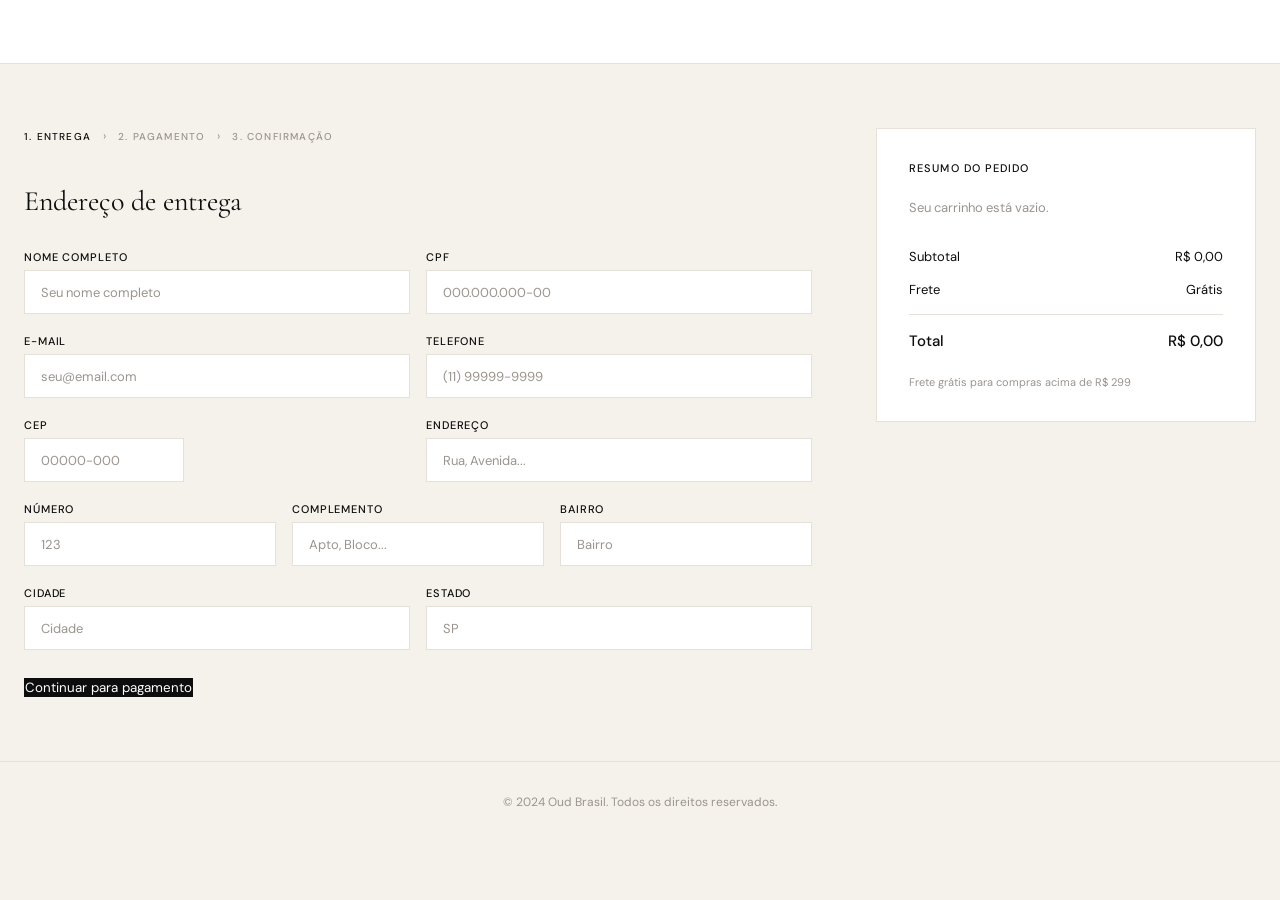
<file: checkout.html>
<!DOCTYPE html>
<html lang="pt-BR">

<head>
  <meta charset="UTF-8" />
  <meta name="viewport" content="width=device-width, initial-scale=1.0" />
  <title>Checkout — Oud Brasil</title>
  <meta name="description" content="Finalize sua compra na Oud Brasil." />
  <link rel="preconnect" href="https://fonts.googleapis.com" />
  <link rel="preconnect" href="https://fonts.gstatic.com" crossorigin />
  <link
    href="https://fonts.googleapis.com/css2?family=Cormorant+Garamond:wght@300;400&family=DM+Sans:wght@300;400;500&display=swap"
    rel="stylesheet" />
  <link rel="stylesheet" href="css/tokens.css">
  <link rel="stylesheet" href="css/base.css">
  <link rel="stylesheet" href="css/components.css">
  <link rel="stylesheet" href="css/sections.css">
  <link rel="stylesheet" href="css/pages/checkout.css">
</head>

<body>

  <!-- NAVBAR SIMPLIFICADA -->
  <nav class="checkout-navbar">
    <a href="index.html" class="nav-logo">Oud Brasil</a>
  </nav>

  <main class="checkout-page">
    <div class="checkout-layout">

      <!-- Coluna esquerda: formulário -->
      <div class="checkout-form-col">

        <!-- Etapas -->
        <div class="checkout-steps">
          <span class="checkout-step active">1. Entrega</span>
          <span class="checkout-step-divider">&rsaquo;</span>
          <span class="checkout-step">2. Pagamento</span>
          <span class="checkout-step-divider">&rsaquo;</span>
          <span class="checkout-step">3. Confirmação</span>
        </div>

        <!-- Etapa 1: Entrega -->
        <div class="checkout-etapa active" id="etapa-entrega">
          <h2 class="checkout-etapa-title">Endereço de entrega</h2>
          <div class="checkout-form">
            <div class="form-row">
              <div class="form-grupo">
                <label class="form-label">Nome completo</label>
                <input type="text" class="form-input" placeholder="Seu nome completo" />
              </div>
              <div class="form-grupo">
                <label class="form-label">CPF</label>
                <input type="text" class="form-input" placeholder="000.000.000-00" maxlength="14" />
              </div>
            </div>
            <div class="form-row">
              <div class="form-grupo">
                <label class="form-label">E-mail</label>
                <input type="email" class="form-input" placeholder="seu@email.com" />
              </div>
              <div class="form-grupo">
                <label class="form-label">Telefone</label>
                <input type="tel" class="form-input" placeholder="(11) 99999-9999" />
              </div>
            </div>
            <div class="form-row">
              <div class="form-grupo form-grupo-cep">
                <label class="form-label">CEP</label>
                <input type="text" class="form-input" id="checkout-cep" placeholder="00000-000" maxlength="9" />
              </div>
              <div class="form-grupo form-grupo-grow">
                <label class="form-label">Endereço</label>
                <input type="text" class="form-input" id="checkout-endereco" placeholder="Rua, Avenida..." />
              </div>
            </div>
            <div class="form-row">
              <div class="form-grupo">
                <label class="form-label">Número</label>
                <input type="text" class="form-input" placeholder="123" />
              </div>
              <div class="form-grupo">
                <label class="form-label">Complemento</label>
                <input type="text" class="form-input" placeholder="Apto, Bloco..." />
              </div>
              <div class="form-grupo">
                <label class="form-label">Bairro</label>
                <input type="text" class="form-input" id="checkout-bairro" placeholder="Bairro" />
              </div>
            </div>
            <div class="form-row">
              <div class="form-grupo form-grupo-grow">
                <label class="form-label">Cidade</label>
                <input type="text" class="form-input" id="checkout-cidade" placeholder="Cidade" />
              </div>
              <div class="form-grupo">
                <label class="form-label">Estado</label>
                <input type="text" class="form-input" id="checkout-estado" placeholder="SP" maxlength="2" />
              </div>
            </div>
            <button class="btn-primary checkout-avancar" id="btn-avancar-pagamento">Continuar para pagamento</button>
          </div>
        </div>

        <!-- Etapa 2: Pagamento -->
        <div class="checkout-etapa" id="etapa-pagamento">
          <h2 class="checkout-etapa-title">Forma de pagamento</h2>
          <div class="pagamento-opcoes">
            <label class="pagamento-opcao">
              <input type="radio" name="pagamento" value="cartao" checked />
              <span class="pagamento-opcao-label">Cartão de crédito</span>
            </label>
            <label class="pagamento-opcao">
              <input type="radio" name="pagamento" value="pix" />
              <span class="pagamento-opcao-label">PIX — 5% de desconto</span>
            </label>
            <label class="pagamento-opcao">
              <input type="radio" name="pagamento" value="boleto" />
              <span class="pagamento-opcao-label">Boleto bancário</span>
            </label>
          </div>
          <div class="cartao-form" id="cartao-form">
            <div class="form-grupo">
              <label class="form-label">Número do cartão</label>
              <input type="text" class="form-input" placeholder="0000 0000 0000 0000" maxlength="19" />
            </div>
            <div class="form-grupo">
              <label class="form-label">Nome no cartão</label>
              <input type="text" class="form-input" placeholder="Como está no cartão" />
            </div>
            <div class="form-row">
              <div class="form-grupo">
                <label class="form-label">Validade</label>
                <input type="text" class="form-input" placeholder="MM/AA" maxlength="5" />
              </div>
              <div class="form-grupo">
                <label class="form-label">CVV</label>
                <input type="text" class="form-input" placeholder="000" maxlength="3" />
              </div>
              <div class="form-grupo">
                <label class="form-label">Parcelas</label>
                <select class="form-input">
                  <option>1x sem juros</option>
                  <option>2x sem juros</option>
                  <option>3x sem juros</option>
                  <option>6x sem juros</option>
                  <option>12x com juros</option>
                </select>
              </div>
            </div>
          </div>
          <div class="checkout-nav-btns">
            <button class="btn-secondary" id="btn-voltar-entrega">&larr; Voltar</button>
            <button class="btn-primary" id="btn-finalizar">Finalizar pedido</button>
          </div>
        </div>

        <!-- Etapa 3: Confirmação -->
        <div class="checkout-etapa" id="etapa-confirmacao">
          <div class="confirmacao-inner">
            <div class="confirmacao-icone">&#10003;</div>
            <h2 class="confirmacao-titulo">Pedido confirmado</h2>
            <p class="confirmacao-numero">Pedido #OB-2024-<span id="confirmacao-numero">003</span></p>
            <p class="confirmacao-texto">Você receberá um e-mail com os detalhes e o código de rastreamento assim que o pedido for despachado.</p>
            <a href="index.html" class="btn-primary" style="display:inline-block; margin-top: 32px;">Continuar comprando</a>
          </div>
        </div>

      </div>

      <!-- Coluna direita: resumo do pedido -->
      <div class="checkout-resumo-col">
        <div class="checkout-resumo">
          <h3 class="checkout-resumo-title">Resumo do pedido</h3>
          <div class="checkout-resumo-itens" id="checkout-itens"></div>
          <div class="checkout-resumo-linha">
            <span>Subtotal</span>
            <span id="checkout-subtotal">R$ 0,00</span>
          </div>
          <div class="checkout-resumo-linha">
            <span>Frete</span>
            <span id="checkout-frete">Grátis</span>
          </div>
          <div class="checkout-resumo-linha checkout-resumo-total">
            <span>Total</span>
            <span id="checkout-total">R$ 0,00</span>
          </div>
          <p class="checkout-resumo-frete-info">Frete grátis para compras acima de R$ 299</p>
        </div>
      </div>

    </div>
  </main>

  <!-- Footer simplificado -->
  <footer class="checkout-footer">
    <p>&copy; 2024 Oud Brasil. Todos os direitos reservados.</p>
  </footer>

  <script src="js/cart.js"></script>
  <script src="js/favorites.js"></script>
  <script src="js/checkout.js"></script>

</body>

</html>
</file>
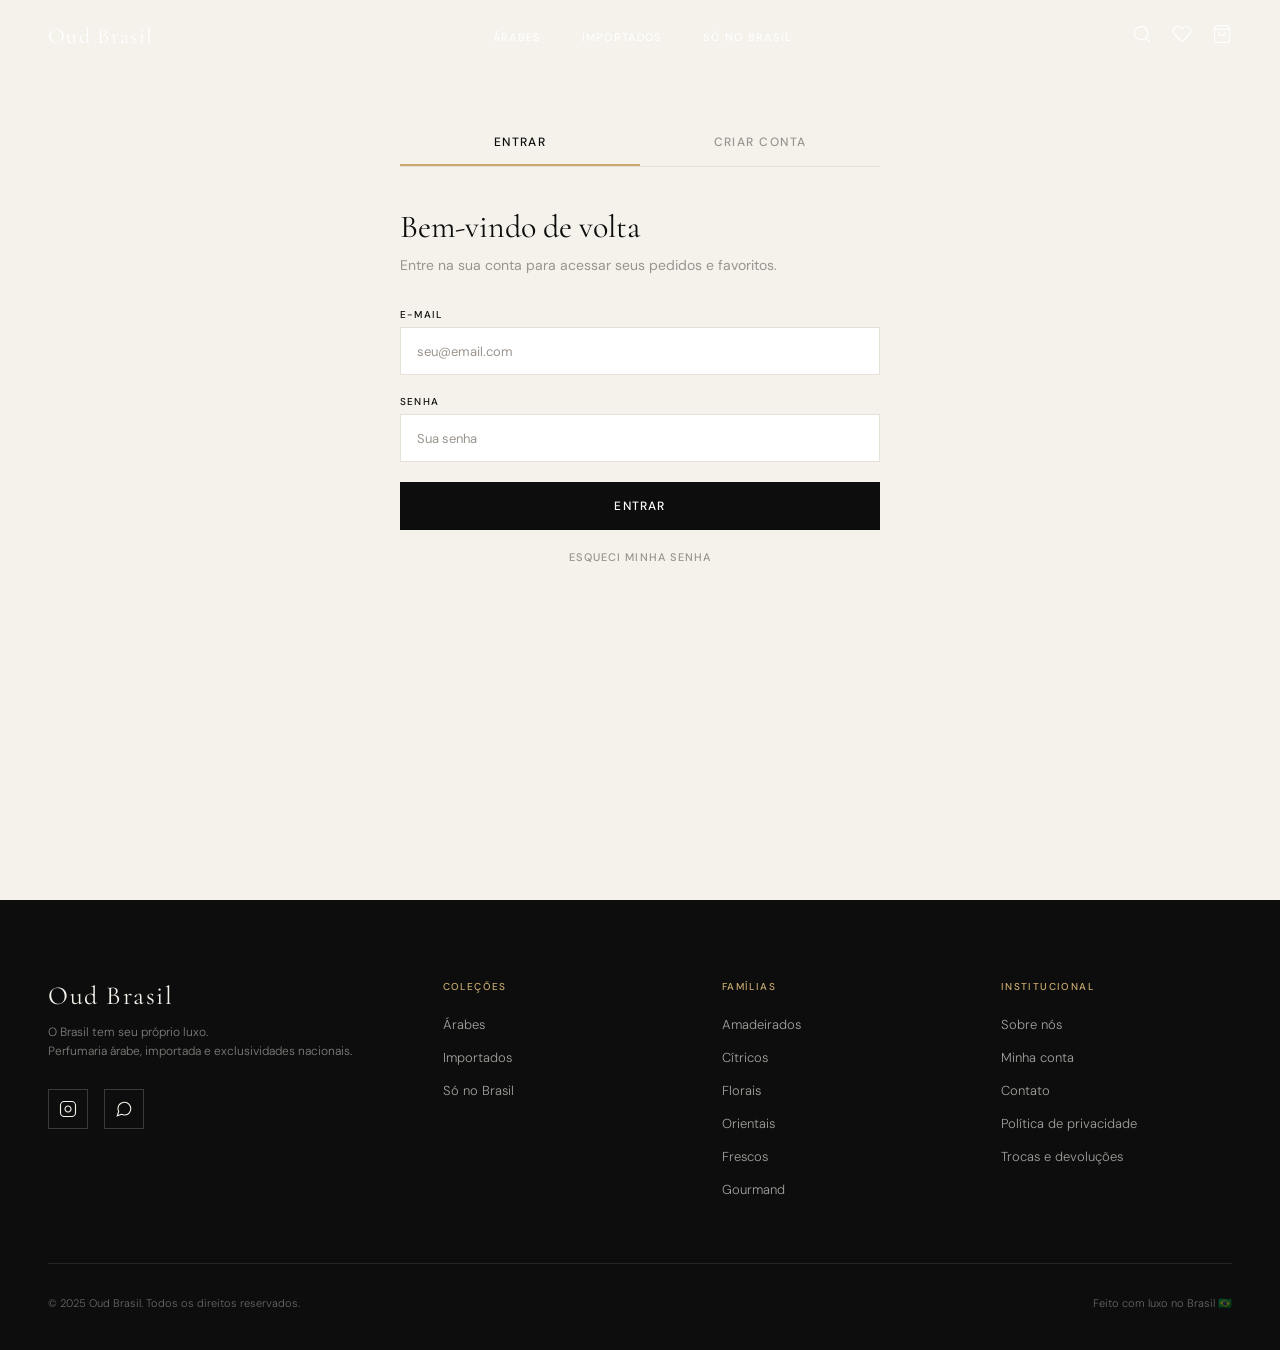
<file: conta.html>
<!DOCTYPE html>
<html lang="pt-BR">

<head>
  <meta charset="UTF-8" />
  <meta name="viewport" content="width=device-width, initial-scale=1.0" />
  <title>Minha Conta — Oud Brasil</title>
  <meta name="description"
    content="Entre na sua conta ou crie uma nova para acessar seus pedidos e favoritos no Oud Brasil." />
  <link rel="preconnect" href="https://fonts.googleapis.com" />
  <link rel="preconnect" href="https://fonts.gstatic.com" crossorigin />
  <link
    href="https://fonts.googleapis.com/css2?family=Cormorant+Garamond:wght@300;400&family=DM+Sans:wght@300;400;500&display=swap"
    rel="stylesheet" />
  <link rel="stylesheet" href="css/tokens.css">
  <link rel="stylesheet" href="css/base.css">
  <link rel="stylesheet" href="css/components.css">
  <link rel="stylesheet" href="css/sections.css">
  <link rel="stylesheet" href="css/pages/conta.css">
</head>

<body>

  <!-- SEÇÃO: NAVBAR -->
  <nav id="navbar" role="navigation" aria-label="Navegação principal">
    <div class="nav-inner">
      <a href="index.html" class="nav-logo" aria-label="Oud Brasil - Página inicial">Oud Brasil</a>
      <ul class="nav-links" id="navLinks">
        <li><a href="arabes.html">Árabes</a></li>
        <li><a href="importados.html">Importados</a></li>
        <li><a href="sonobrasil.html">Só no Brasil</a></li>
      </ul>
      <div class="nav-icons">
        <button aria-label="Buscar" id="search-icon">
          <svg width="20" height="20" viewBox="0 0 24 24" fill="none" stroke="currentColor" stroke-width="1.5"
            stroke-linecap="round" stroke-linejoin="round">
            <circle cx="11" cy="11" r="8" />
            <line x1="21" y1="21" x2="16.65" y2="16.65" />
          </svg>
        </button>
        <button aria-label="Favoritos" id="favorites-icon">
          <span class="icon-wrap">
            <svg width="20" height="20" viewBox="0 0 24 24" fill="none" stroke="currentColor" stroke-width="1.5"
              stroke-linecap="round" stroke-linejoin="round">
              <path
                d="M20.84 4.61a5.5 5.5 0 0 0-7.78 0L12 5.67l-1.06-1.06a5.5 5.5 0 0 0-7.78 7.78l1.06 1.06L12 21.23l7.78-7.78 1.06-1.06a5.5 5.5 0 0 0 0-7.78z" />
            </svg>
            <span class="favorites-badge" id="favorites-badge">0</span>
          </span>
        </button>
        <button aria-label="Carrinho" id="cart-icon">
          <span class="icon-wrap">
            <svg width="20" height="20" viewBox="0 0 24 24" fill="none" stroke="currentColor" stroke-width="1.5"
              stroke-linecap="round" stroke-linejoin="round">
              <path d="M6 2L3 6v14a2 2 0 0 0 2 2h14a2 2 0 0 0 2-2V6l-3-4z" />
              <line x1="3" y1="6" x2="21" y2="6" />
              <path d="M16 10a4 4 0 0 1-8 0" />
            </svg>
            <span class="cart-badge" id="cart-badge">0</span>
          </span>
        </button>
        <button class="nav-hamburger" id="hamburger" aria-label="Menu" aria-expanded="false">
          <span></span><span></span><span></span>
        </button>
      </div>
    </div>
  </nav>

  <!-- SEÇÃO: CONTA (LOGIN / CADASTRO) -->
  <section class="conta-page">
    <div class="container">
      <div class="conta-inner">

        <!-- Tabs login/cadastro -->
        <div class="conta-tabs">
          <button class="conta-tab active" data-tab="login">Entrar</button>
          <button class="conta-tab" data-tab="cadastro">Criar conta</button>
        </div>

        <!-- Login -->
        <div class="conta-form-wrap active" id="form-login">
          <h1 class="conta-title">Bem-vindo de volta</h1>
          <p class="conta-subtitle">Entre na sua conta para acessar seus pedidos e favoritos.</p>
          <div class="conta-form">
            <div class="form-grupo">
              <label class="form-label">E-mail</label>
              <input type="email" class="form-input" placeholder="seu@email.com" />
            </div>
            <div class="form-grupo">
              <label class="form-label">Senha</label>
              <input type="password" class="form-input" placeholder="Sua senha" />
            </div>
            <button class="btn-primary conta-submit">Entrar</button>
            <button class="conta-esqueci">Esqueci minha senha</button>
          </div>
        </div>

        <!-- Cadastro -->
        <div class="conta-form-wrap" id="form-cadastro">
          <h1 class="conta-title">Criar conta</h1>
          <p class="conta-subtitle">Junte-se ao Clube Oud Brasil e ganhe 10% off na primeira compra.</p>
          <div class="conta-form">
            <div class="form-grupo">
              <label class="form-label">Nome completo</label>
              <input type="text" class="form-input" placeholder="Seu nome" />
            </div>
            <div class="form-grupo">
              <label class="form-label">E-mail</label>
              <input type="email" class="form-input" placeholder="seu@email.com" />
            </div>
            <div class="form-grupo">
              <label class="form-label">Senha</label>
              <input type="password" class="form-input" placeholder="Mínimo 8 caracteres" />
            </div>
            <div class="form-grupo">
              <label class="form-label">CEP</label>
              <input type="text" class="form-input" placeholder="00000-000" maxlength="9" />
            </div>
            <button class="btn-primary conta-submit">Criar conta</button>
          </div>
        </div>

      </div>
    </div>
  </section>

  <!-- SEÇÃO: FOOTER -->
  <footer id="footer" aria-label="Rodapé">
    <div class="container">
      <div class="footer-top">

        <div>
          <div class="footer-brand-logo">Oud Brasil</div>
          <p class="footer-tagline">O Brasil tem seu próprio luxo.<br />Perfumaria árabe, importada e exclusividades
            nacionais.</p>
          <div class="footer-social">
            <a href="#" aria-label="Instagram">
              <svg viewBox="0 0 24 24">
                <rect x="2" y="2" width="20" height="20" rx="5" ry="5" />
                <path d="M16 11.37A4 4 0 1 1 12.63 8 4 4 0 0 1 16 11.37z" />
                <line x1="17.5" y1="6.5" x2="17.51" y2="6.5" />
              </svg>
            </a>
            <a href="#" aria-label="WhatsApp">
              <svg viewBox="0 0 24 24">
                <path
                  d="M21 11.5a8.38 8.38 0 0 1-.9 3.8 8.5 8.5 0 0 1-7.6 4.7 8.38 8.38 0 0 1-3.8-.9L3 21l1.9-5.7a8.38 8.38 0 0 1-.9-3.8 8.5 8.5 0 0 1 4.7-7.6 8.38 8.38 0 0 1 3.8-.9h.5a8.48 8.48 0 0 1 8 8v.5z" />
              </svg>
            </a>
          </div>
        </div>

        <div class="footer-col">
          <p class="footer-col-title">Coleções</p>
          <ul>
            <li><a href="arabes.html">Árabes</a></li>
            <li><a href="importados.html">Importados</a></li>
            <li><a href="sonobrasil.html">Só no Brasil</a></li>
          </ul>
        </div>

        <div class="footer-col">
          <p class="footer-col-title">Famílias</p>
          <ul>
            <li><a href="#">Amadeirados</a></li>
            <li><a href="#">Cítricos</a></li>
            <li><a href="#">Florais</a></li>
            <li><a href="#">Orientais</a></li>
            <li><a href="#">Frescos</a></li>
            <li><a href="#">Gourmand</a></li>
          </ul>
        </div>

        <div class="footer-col">
          <p class="footer-col-title">Institucional</p>
          <ul>
            <li><a href="sobre.html">Sobre nós</a></li>
            <li><a href="conta.html">Minha conta</a></li>
            <li><a href="#">Contato</a></li>
            <li><a href="#">Política de privacidade</a></li>
            <li><a href="#">Trocas e devoluções</a></li>
          </ul>
        </div>

      </div>

      <div class="footer-bottom">
        <span class="footer-copy">© 2025 Oud Brasil. Todos os direitos reservados.</span>
        <span class="footer-copy">Feito com luxo no Brasil 🇧🇷</span>
      </div>
    </div>
  </footer>

  <!-- Cart Drawer -->
  <div id="cart-drawer" class="cart-drawer" aria-hidden="true">
    <div class="cart-drawer-header">
      <span class="cart-drawer-title">Sua Sacola</span>
      <button class="cart-drawer-close" id="cart-close" aria-label="Fechar carrinho">&times;</button>
    </div>
    <div class="cart-drawer-items" id="cart-items-list"></div>
    <div class="cart-drawer-footer">
      <div class="cart-subtotal">
        <span>Subtotal</span>
        <span id="cart-subtotal-value">R$ 0,00</span>
      </div>
      <p class="cart-shipping-notice">Frete grátis acima de R$ 299</p>
      <button class="btn btn-primary cart-checkout-btn">Finalizar compra</button>
    </div>
  </div>
  <div id="cart-backdrop" class="cart-backdrop"></div>

  <!-- Favorites Drawer -->
  <div id="favorites-drawer" class="favorites-drawer" aria-hidden="true">
    <div class="favorites-drawer-header">
      <span class="favorites-drawer-title">Lista de Desejos</span>
      <button class="favorites-drawer-close" id="favorites-close" aria-label="Fechar favoritos">&times;</button>
    </div>
    <div class="favorites-drawer-items" id="favorites-items-list"></div>
  </div>
  <div id="favorites-backdrop" class="favorites-backdrop"></div>

  <!-- Search Overlay -->
  <div id="search-overlay" class="search-overlay" aria-hidden="true">
    <button class="search-overlay-close" id="search-close" aria-label="Fechar busca">&times;</button>
    <div class="search-overlay-inner">
      <input type="text" id="search-input" class="search-input" placeholder="O que você procura?" autocomplete="off" />
      <ul class="search-suggestions" id="search-suggestions"></ul>
    </div>
  </div>

  <script src="js/ui.js"></script>
  <script src="js/cart.js"></script>
  <script src="js/favorites.js"></script>
  <script src="js/search.js"></script>
  <script src="js/conta.js"></script>
</body>

</html>
</file>
<file: css/tokens.css>
/* ===================== DESIGN TOKENS ===================== */
:root {
  --clr-dark: #0D0D0D;
  --clr-bg: #F5F1EB;
  --clr-white: #FFFFFF;
  --clr-gold: #C8A96E;
  --clr-moss: #4A6741;
  --clr-indigo: #2C4A6E;
  --clr-border: #E5E0D8;
  --clr-muted: #9A948E;
  --max-w: 1280px;
  --gap: 32px;
}
</file>
<file: css/base.css>
/* ===================== RESET & BASE ===================== */
*, *::before, *::after { box-sizing: border-box; margin: 0; padding: 0; }
html { scroll-behavior: smooth; }
body {
  font-family: 'DM Sans', sans-serif;
  font-weight: 400;
  background: #F5F1EB;
  color: #0D0D0D;
  -webkit-font-smoothing: antialiased;
}
img { display: block; width: 100%; height: 100%; object-fit: cover; }
a { text-decoration: none; color: inherit; }
ul { list-style: none; }
button { cursor: pointer; font-family: 'DM Sans', sans-serif; border: none; background: none; }

/* ===================== TYPOGRAPHY ===================== */
.t-editorial { font-family: 'Cormorant Garamond', serif; font-weight: 300; }
.t-h1 { font-size: clamp(42px, 6vw, 72px); line-height: 1.1; }
.t-h2 { font-family: 'Cormorant Garamond', serif; font-weight: 400; font-size: clamp(30px, 4vw, 44px); line-height: 1.15; }
.t-h3 { font-family: 'Cormorant Garamond', serif; font-weight: 400; font-size: clamp(20px, 2.5vw, 28px); line-height: 1.2; }
.t-ui { font-size: 11px; font-weight: 500; text-transform: uppercase; letter-spacing: 0.10em; }
.t-caption { font-size: 12px; font-weight: 300; color: var(--clr-muted); }

/* ===================== LAYOUT ===================== */
.container { width: 100%; max-width: var(--max-w); margin: 0 auto; padding: 0 48px; }
@media (max-width: 767px) { .container { padding: 0 20px; } }

/* ===================== SECTION HEADER ===================== */
.section-header { text-align: center; margin-bottom: 56px; }
.section-eyebrow { font-size: 11px; font-weight: 500; text-transform: uppercase; letter-spacing: 0.14em; color: var(--clr-gold); margin-bottom: 12px; }
.section-desc { font-size: 15px; font-weight: 300; color: var(--clr-muted); max-width: 480px; margin: 16px auto 0; line-height: 1.7; }

/* ===================== DIVIDER ===================== */
.section-divider { height: 1px; background: var(--clr-border); }

/* ===================== SCROLL REVEAL ===================== */
.reveal { opacity: 0; transform: translateY(24px); transition: opacity 0.7s ease, transform 0.7s ease; }
.reveal.visible { opacity: 1; transform: translateY(0); }
</file>
<file: css/components.css>
/* ===================== BUTTONS ===================== */
.btn { display: inline-block; font-family: 'DM Sans', sans-serif; font-size: 11px; font-weight: 500; text-transform: uppercase; letter-spacing: 0.10em; padding: 14px 32px; border-radius: 0; transition: all 0.3s ease; cursor: pointer; }
.btn-primary { background: var(--clr-dark); color: var(--clr-white); border: 1px solid var(--clr-dark); }
.btn-primary:hover { background: #2C2C2C; }
.btn-ghost { background: transparent; color: var(--clr-dark); border: 1px solid var(--clr-dark); }
.btn-ghost:hover { background: var(--clr-dark); color: var(--clr-white); }
.btn-ghost-light { background: transparent; color: var(--clr-white); border: 1px solid var(--clr-white); }
.btn-ghost-light:hover { background: var(--clr-white); color: var(--clr-dark); }

/* ===================== NAVBAR ===================== */
#navbar {
  position: fixed; top: 0; left: 0; right: 0; z-index: 1000;
  height: 72px;
  display: flex; align-items: center;
  background: transparent;
  transition: background 0.3s ease, border-color 0.3s ease;
  border-bottom: 1px solid transparent;
}
#navbar.scrolled {
  background: var(--clr-bg);
  border-bottom-color: var(--clr-border);
}
.nav-inner {
  display: flex; align-items: center; justify-content: space-between;
  width: 100%; max-width: var(--max-w); margin: 0 auto; padding: 0 48px;
}
.nav-logo { font-family: 'Cormorant Garamond', serif; font-size: 22px; font-weight: 400; letter-spacing: 0.06em; color: var(--clr-white); transition: color 0.3s; }
#navbar.scrolled .nav-logo { color: var(--clr-dark); }
.nav-links { display: flex; gap: 40px; }
.nav-links a { font-size: 11px; font-weight: 500; text-transform: uppercase; letter-spacing: 0.12em; color: var(--clr-white); transition: color 0.3s; position: relative; padding-bottom: 4px; }
.nav-links a::after { content: ''; position: absolute; bottom: 0; left: 0; width: 0; height: 1px; background: var(--clr-gold); transition: width 0.3s ease; }
.nav-links a:hover::after { width: 100%; }
#navbar.scrolled .nav-links a { color: var(--clr-dark); }
.nav-icons { display: flex; gap: 20px; align-items: center; }
.nav-icons button { color: var(--clr-white); transition: color 0.3s; background: none; border: none; }
#navbar.scrolled .nav-icons button { color: var(--clr-dark); }
.nav-icons button:hover { color: var(--clr-gold); }
.nav-hamburger { display: none; flex-direction: column; gap: 5px; background: none; border: none; cursor: pointer; }
.nav-hamburger span { display: block; width: 24px; height: 1px; background: var(--clr-white); transition: background 0.3s; }
#navbar.scrolled .nav-hamburger span { background: var(--clr-dark); }
@media (max-width: 767px) {
  .nav-links { display: none; flex-direction: column; position: absolute; top: 72px; left: 0; right: 0; background: var(--clr-bg); padding: 24px 20px; gap: 20px; border-bottom: 1px solid var(--clr-border); }
  .nav-links.open { display: flex; }
  .nav-links a { color: var(--clr-dark); font-size: 13px; }
  .nav-hamburger { display: flex; }
  .nav-icons button { color: var(--clr-white); }
  #navbar.scrolled .nav-icons button { color: var(--clr-dark); }
}
@media (max-width: 1023px) {
  .nav-inner { padding: 0 24px; }
}

/* ===================== PRODUCT CARD ===================== */
.product-card { background: var(--clr-white); cursor: pointer; }
.product-card-img {
  position: relative; overflow: hidden;
  aspect-ratio: 3/4; background: #F8F6F2;
}
.product-card-img img { transition: transform 0.4s ease; }
.product-card:hover .product-card-img img { transform: scale(1.03); }
.product-badge {
  position: absolute; top: 16px; left: 16px;
  font-size: 10px; font-weight: 500; text-transform: uppercase; letter-spacing: 0.10em;
}
.badge-gold { color: var(--clr-gold); }
.badge-moss { color: var(--clr-moss); }
.badge-dark { color: var(--clr-dark); }
.product-card-img-wrap { position: relative; overflow: hidden; }
.product-card-info { padding: 20px 4px; }
.product-category { font-size: 10px; font-weight: 500; text-transform: uppercase; letter-spacing: 0.10em; color: var(--clr-muted); margin-bottom: 8px; }
.product-name { font-family: 'Cormorant Garamond', serif; font-weight: 400; font-size: 18px; color: var(--clr-dark); margin-bottom: 6px; line-height: 1.25; }
.product-price { font-size: 14px; font-weight: 400; color: var(--clr-dark); margin-bottom: 16px; }
.product-price span { font-weight: 300; font-size: 12px; color: var(--clr-muted); margin-right: 4px; }

/* ===================== STICKY CART INDICATOR ===================== */
.cart-badge {
  position: absolute; top: -6px; right: -8px;
  width: 16px; height: 16px; background: var(--clr-gold);
  border-radius: 50%; font-size: 9px; font-weight: 500;
  display: flex; align-items: center; justify-content: center;
  color: var(--clr-dark);
}
.icon-wrap { position: relative; display: inline-flex; }

/* ===================== ADD TO CART BUTTON ===================== */
.btn-add-cart {
  display: block; width: 100%; margin-top: 8px;
  font-size: 10px; padding: 10px 20px;
}

/* ===================== CART DRAWER ===================== */
.cart-backdrop {
  position: fixed; inset: 0; z-index: 1998;
  background: rgba(0, 0, 0, 0.45);
  opacity: 0; visibility: hidden;
  transition: opacity 0.3s ease, visibility 0.3s ease;
}
.cart-backdrop.active { opacity: 1; visibility: visible; }

.cart-drawer {
  position: fixed; top: 0; right: 0; z-index: 1999;
  width: 400px; max-width: 100%; height: 100vh;
  background: var(--clr-white);
  display: flex; flex-direction: column;
  transform: translateX(100%);
  transition: transform 0.35s ease;
}
.cart-drawer.open { transform: translateX(0); }

.cart-drawer-header {
  display: flex; align-items: center; justify-content: space-between;
  padding: 24px 32px;
  border-bottom: 1px solid var(--clr-border);
}
.cart-drawer-title {
  font-family: 'Cormorant Garamond', serif;
  font-weight: 400; font-size: 24px;
  color: var(--clr-dark);
}
.cart-drawer-close {
  background: none; border: none; cursor: pointer;
  font-size: 28px; line-height: 1;
  color: var(--clr-dark);
  transition: color 0.3s;
}
.cart-drawer-close:hover { color: var(--clr-muted); }

.cart-drawer-items {
  flex: 1; overflow-y: auto;
  padding: 24px 32px;
}

.cart-empty {
  text-align: center; padding: 48px 0;
  font-size: 14px; font-weight: 300;
  color: var(--clr-muted);
}

.cart-item {
  display: flex; gap: 16px;
  padding: 16px 0;
  border-bottom: 1px solid var(--clr-border);
}
.cart-item:last-child { border-bottom: none; }

.cart-item-img {
  width: 72px; height: 96px;
  background: #F8F6F2; flex-shrink: 0;
  overflow: hidden;
}
.cart-item-img img {
  width: 100%; height: 100%; object-fit: cover;
}

.cart-item-details { flex: 1; display: flex; flex-direction: column; gap: 4px; }

.cart-item-name {
  font-family: 'Cormorant Garamond', serif;
  font-weight: 400; font-size: 16px;
  color: var(--clr-dark); line-height: 1.25;
}
.cart-item-price {
  font-size: 14px; font-weight: 400;
  color: var(--clr-dark);
}

.cart-item-actions {
  display: flex; align-items: center; justify-content: space-between;
  margin-top: auto; padding-top: 8px;
}

.cart-qty {
  display: flex; align-items: center; gap: 0;
  border: 1px solid var(--clr-border);
}
.cart-qty button {
  width: 32px; height: 32px;
  display: flex; align-items: center; justify-content: center;
  background: none; border: none; cursor: pointer;
  font-size: 16px; color: var(--clr-dark);
  transition: background 0.2s;
}
.cart-qty button:hover { background: var(--clr-border); }
.cart-qty span {
  width: 32px; height: 32px;
  display: flex; align-items: center; justify-content: center;
  font-size: 13px; font-weight: 500;
  border-left: 1px solid var(--clr-border);
  border-right: 1px solid var(--clr-border);
}

.cart-item-remove {
  background: none; border: none; cursor: pointer;
  font-size: 11px; font-weight: 500;
  text-transform: uppercase; letter-spacing: 0.08em;
  color: var(--clr-muted);
  transition: color 0.3s;
}
.cart-item-remove:hover { color: var(--clr-dark); }

.cart-drawer-footer {
  padding: 24px 32px;
  border-top: 1px solid var(--clr-border);
}
.cart-subtotal {
  display: flex; justify-content: space-between; align-items: center;
  margin-bottom: 8px;
}
.cart-subtotal span:first-child {
  font-size: 11px; font-weight: 500;
  text-transform: uppercase; letter-spacing: 0.10em;
  color: var(--clr-dark);
}
.cart-subtotal span:last-child {
  font-size: 18px; font-weight: 400;
  color: var(--clr-dark);
}
.cart-shipping-notice {
  font-size: 12px; font-weight: 300;
  color: var(--clr-gold);
  margin-bottom: 16px;
}
.cart-checkout-btn {
  display: block; width: 100;
  text-align: center;
  width: 100%;
}

@media (max-width: 767px) {
  .cart-drawer { max-width: 90vw; }
  .cart-drawer-header, .cart-drawer-items, .cart-drawer-footer { padding-left: 20px; padding-right: 20px; }
}

/* ===================== FAVORITE BUTTON ON CARD ===================== */
.btn-favorite {
  position: absolute; top: 16px; right: 16px;
  width: 36px; height: 36px;
  display: flex; align-items: center; justify-content: center;
  background: var(--clr-white); border: none; cursor: pointer;
  opacity: 0; transition: opacity 0.3s ease;
  z-index: 2;
}
.btn-favorite svg { stroke: var(--clr-dark); fill: none; transition: fill 0.3s, stroke 0.3s; }
.btn-favorite.active svg { fill: var(--clr-gold); stroke: var(--clr-gold); }
.product-card:hover .btn-favorite { opacity: 1; }
.btn-favorite.active { opacity: 1; }

/* ===================== FAVORITES BADGE ===================== */
.favorites-badge {
  position: absolute; top: -6px; right: -8px;
  width: 16px; height: 16px; background: var(--clr-gold);
  border-radius: 50%; font-size: 9px; font-weight: 500;
  display: flex; align-items: center; justify-content: center;
  color: var(--clr-dark);
}

/* ===================== FAVORITES DRAWER ===================== */
.favorites-backdrop {
  position: fixed; inset: 0; z-index: 1998;
  background: rgba(0, 0, 0, 0.45);
  opacity: 0; visibility: hidden;
  transition: opacity 0.3s ease, visibility 0.3s ease;
}
.favorites-backdrop.active { opacity: 1; visibility: visible; }

.favorites-drawer {
  position: fixed; top: 0; right: 0; z-index: 1999;
  width: 400px; max-width: 100%; height: 100vh;
  background: var(--clr-white);
  display: flex; flex-direction: column;
  transform: translateX(100%);
  transition: transform 0.35s ease;
}
.favorites-drawer.open { transform: translateX(0); }

.favorites-drawer-header {
  display: flex; align-items: center; justify-content: space-between;
  padding: 24px 32px;
  border-bottom: 1px solid var(--clr-border);
}
.favorites-drawer-title {
  font-family: 'Cormorant Garamond', serif;
  font-weight: 400; font-size: 24px;
  color: var(--clr-dark);
}
.favorites-drawer-close {
  background: none; border: none; cursor: pointer;
  font-size: 28px; line-height: 1;
  color: var(--clr-dark);
  transition: color 0.3s;
}
.favorites-drawer-close:hover { color: var(--clr-muted); }

.favorites-drawer-items {
  flex: 1; overflow-y: auto;
  padding: 24px 32px;
}

.favorites-empty {
  text-align: center; padding: 48px 0;
  font-size: 14px; font-weight: 300;
  color: var(--clr-muted);
}

.favorites-item {
  display: flex; gap: 16px;
  padding: 16px 0;
  border-bottom: 1px solid var(--clr-border);
}
.favorites-item:last-child { border-bottom: none; }

.favorites-item-img {
  width: 80px; height: 80px;
  background: #F8F6F2; flex-shrink: 0;
  overflow: hidden;
}
.favorites-item-img img {
  width: 100%; height: 100%; object-fit: cover;
}

.favorites-item-details { flex: 1; display: flex; flex-direction: column; gap: 4px; }

.favorites-item-name {
  font-family: 'Cormorant Garamond', serif;
  font-weight: 400; font-size: 16px;
  color: var(--clr-dark); line-height: 1.25;
}
.favorites-item-price {
  font-size: 14px; font-weight: 400;
  color: var(--clr-dark);
}

.favorites-item-actions {
  display: flex; gap: 8px; align-items: center;
  margin-top: auto; padding-top: 8px;
}
.favorites-item-actions .btn { font-size: 10px; padding: 8px 16px; }

.favorites-item-remove {
  background: none; border: none; cursor: pointer;
  font-size: 11px; font-weight: 500;
  text-transform: uppercase; letter-spacing: 0.08em;
  color: var(--clr-muted);
  transition: color 0.3s;
}
.favorites-item-remove:hover { color: var(--clr-dark); }

@media (max-width: 767px) {
  .favorites-drawer { max-width: 90vw; }
  .favorites-drawer-header, .favorites-drawer-items { padding-left: 20px; padding-right: 20px; }
}

/* ===================== SEARCH OVERLAY ===================== */
.search-overlay {
  position: fixed; inset: 0; z-index: 2000;
  background: rgba(10, 10, 10, 0.95);
  display: flex; align-items: center; justify-content: center;
  opacity: 0; visibility: hidden;
  transition: opacity 0.3s ease, visibility 0.3s ease;
}
.search-overlay.open { opacity: 1; visibility: visible; }

.search-overlay-close {
  position: absolute; top: 24px; right: 32px;
  background: none; border: none; cursor: pointer;
  font-size: 36px; line-height: 1;
  color: var(--clr-white);
  transition: color 0.3s;
}
.search-overlay-close:hover { color: var(--clr-gold); }

.search-overlay-inner {
  width: 100%; max-width: 640px;
  padding: 0 24px;
}

.search-input {
  width: 100%;
  background: transparent; border: none;
  border-bottom: 1px solid rgba(255, 255, 255, 0.3);
  font-family: 'Cormorant Garamond', serif;
  font-size: 36px; font-weight: 300;
  color: var(--clr-white);
  padding: 16px 0;
  outline: none;
  transition: border-color 0.3s;
}
.search-input::placeholder { color: rgba(255, 255, 255, 0.4); }
.search-input:focus { border-bottom-color: var(--clr-gold); }

.search-suggestions {
  list-style: none; margin: 0; padding: 24px 0 0 0;
}
.search-suggestions li {
  padding: 12px 0;
  border-bottom: 1px solid rgba(255, 255, 255, 0.08);
}
.search-suggestions li a {
  display: flex; align-items: center; justify-content: space-between;
  font-family: 'DM Sans', sans-serif;
  font-size: 14px; font-weight: 400;
  color: rgba(255, 255, 255, 0.7);
  text-decoration: none;
  transition: color 0.3s;
}
.search-suggestions li a:hover { color: var(--clr-gold); }
.search-suggestions li a .search-price {
  font-size: 13px; font-weight: 300;
  color: rgba(255, 255, 255, 0.5);
}
.search-no-results {
  padding: 24px 0;
  font-family: 'DM Sans', sans-serif;
  font-size: 14px; font-weight: 300;
  color: rgba(255, 255, 255, 0.5);
  text-align: center;
}

@media (max-width: 767px) {
  .search-input { font-size: 24px; }
  .search-overlay-close { top: 16px; right: 20px; }
}

/* ===================== PRODUCT MODAL ===================== */
.product-modal {
  position: fixed; inset: 0; z-index: 2000;
  display: flex; align-items: center; justify-content: center;
  opacity: 0; visibility: hidden;
  transition: opacity 0.3s ease, visibility 0.3s ease;
}
.product-modal.open { opacity: 1; visibility: visible; }

.product-modal-overlay {
  position: absolute; inset: 0;
  background: rgba(13, 13, 13, 0.6);
}

.product-modal-container {
  position: relative; z-index: 1;
  background: var(--clr-white);
  width: 100%; max-width: 1100px;
  max-height: 90vh; overflow-y: auto;
  padding: 64px;
}

.product-modal-close {
  position: absolute; top: 24px; right: 24px;
  background: none; border: none; cursor: pointer;
  font-size: 32px; line-height: 1;
  color: var(--clr-dark);
  transition: color 0.3s;
}
.product-modal-close:hover { color: var(--clr-gold); }

.product-modal-grid {
  display: grid;
  grid-template-columns: 1fr 1fr;
  gap: 64px;
}

/* Gallery */
.product-gallery-main {
  aspect-ratio: 3 / 4;
  background: var(--clr-bg);
  overflow: hidden;
}
.product-gallery-main img {
  width: 100%; height: 100%;
  object-fit: cover;
}

.product-gallery-thumbs {
  display: flex; gap: 8px;
  margin-top: 16px;
}
.gallery-thumb {
  width: 72px; height: 72px;
  object-fit: cover; cursor: pointer;
  border: 1px solid var(--clr-border);
  opacity: 0.6;
  transition: opacity 0.3s, border-color 0.3s;
}
.gallery-thumb.active,
.gallery-thumb:hover {
  opacity: 1;
  border-color: var(--clr-dark);
}

/* Product Info */
.product-info-category {
  font-family: 'DM Sans', sans-serif;
  font-size: 11px; font-weight: 500;
  text-transform: uppercase;
  letter-spacing: 0.12em;
  color: var(--clr-muted);
  margin-bottom: 8px;
}

.product-info-name {
  font-family: 'Cormorant Garamond', serif;
  font-size: 32px; font-weight: 400;
  color: var(--clr-dark);
  margin-bottom: 8px;
}

.product-info-origin {
  font-family: 'DM Sans', sans-serif;
  font-size: 13px; font-weight: 300;
  color: var(--clr-muted);
  margin-bottom: 16px;
}

.product-info-price {
  font-family: 'DM Sans', sans-serif;
  font-size: 24px; font-weight: 400;
  color: var(--clr-dark);
  margin-bottom: 24px;
}

/* Volume Selector */
.product-volume-label {
  font-family: 'DM Sans', sans-serif;
  font-size: 11px; font-weight: 500;
  text-transform: uppercase;
  letter-spacing: 0.08em;
  color: var(--clr-muted);
  margin-bottom: 12px;
}

.product-volume-opts {
  display: flex; gap: 8px;
  margin-bottom: 24px;
}

.vol-btn {
  background: transparent;
  border: 1px solid var(--clr-border);
  padding: 10px 20px;
  font-family: 'DM Sans', sans-serif;
  font-size: 12px; font-weight: 500;
  text-transform: uppercase;
  letter-spacing: 0.08em;
  color: var(--clr-dark);
  cursor: pointer;
  border-radius: 0;
  transition: background 0.3s, color 0.3s, border-color 0.3s;
}
.vol-btn.active,
.vol-btn:hover {
  background: var(--clr-dark);
  color: var(--clr-white);
  border-color: var(--clr-dark);
}

/* Olfactive Pyramid */
.olfative-pyramid {
  background: var(--clr-bg);
  padding: 24px;
  margin-bottom: 24px;
}

.olfative-pyramid-title {
  font-family: 'DM Sans', sans-serif;
  font-size: 11px; font-weight: 500;
  text-transform: uppercase;
  letter-spacing: 0.1em;
  color: var(--clr-muted);
  margin-bottom: 16px;
}

.pyramid-row {
  display: flex; align-items: baseline;
  padding: 12px 0;
  border-bottom: 1px solid var(--clr-border);
}
.pyramid-row:last-child { border-bottom: none; }

.pyramid-label {
  font-family: 'DM Sans', sans-serif;
  font-size: 10px; font-weight: 500;
  text-transform: uppercase;
  letter-spacing: 0.1em;
  color: var(--clr-muted);
  width: 80px; flex-shrink: 0;
}

.pyramid-notes {
  font-family: 'DM Sans', sans-serif;
  font-size: 14px; font-weight: 400;
  color: var(--clr-dark);
}

/* Description */
.product-info-description {
  font-family: 'DM Sans', sans-serif;
  font-size: 14px; font-weight: 300;
  line-height: 1.7;
  color: var(--clr-muted);
  margin-bottom: 32px;
}

/* CTAs */
.product-modal-ctas {
  display: flex; gap: 16px;
  margin-bottom: 32px;
}
.product-modal-add-cart { flex: 1; }
.product-modal-add-favorite { flex-shrink: 0; }

/* Accordion */
.product-accordion {
  border-top: 1px solid var(--clr-border);
}

.accordion-item {
  border-bottom: 1px solid var(--clr-border);
}

.accordion-trigger {
  width: 100%;
  display: flex; align-items: center; justify-content: space-between;
  background: none; border: none; cursor: pointer;
  padding: 16px 0;
  font-family: 'DM Sans', sans-serif;
  font-size: 13px; font-weight: 500;
  text-transform: uppercase;
  letter-spacing: 0.08em;
  color: var(--clr-dark);
  transition: color 0.3s;
}
.accordion-trigger::after {
  content: '+';
  font-size: 18px; font-weight: 300;
  transition: transform 0.3s;
}
.accordion-item.open .accordion-trigger::after {
  content: '−';
}
.accordion-trigger:hover { color: var(--clr-gold); }

.accordion-content {
  max-height: 0; overflow: hidden;
  transition: max-height 0.3s ease;
}
.accordion-item.open .accordion-content {
  max-height: 200px;
}
.accordion-content p {
  font-family: 'DM Sans', sans-serif;
  font-size: 13px; font-weight: 300;
  line-height: 1.7;
  color: var(--clr-muted);
  padding-bottom: 16px;
}

/* Modal Responsive */
@media (max-width: 768px) {
  .product-modal-container { padding: 32px 20px; }
  .product-modal-grid {
    grid-template-columns: 1fr;
    gap: 32px;
  }
  .product-info-name { font-size: 26px; }
  .product-modal-ctas { flex-direction: column; }
  .product-modal-close { top: 16px; right: 16px; }
}
</file>
<file: css/sections.css>
/* ===================== HERO ===================== */
#hero {
  position: relative; height: 100vh; min-height: 600px;
  display: flex; align-items: center; justify-content: center; text-align: center;
  overflow: hidden;
}
.hero-bg {
  position: absolute; inset: 0;
  background: url('https://picsum.photos/seed/oudbrasil-hero/1600/900') center/cover no-repeat;
}
.hero-bg::after {
  content: ''; position: absolute; inset: 0;
  background: linear-gradient(to bottom, rgba(0,0,0,0.55) 0%, rgba(0,0,0,0.35) 60%, rgba(0,0,0,0.6) 100%);
}
.hero-content { position: relative; z-index: 1; max-width: 780px; padding: 0 24px; animation: heroFadeIn 1.2s ease forwards; opacity: 0; }
@keyframes heroFadeIn { from { opacity: 0; transform: translateY(16px); } to { opacity: 1; transform: translateY(0); } }
.hero-eyebrow { font-size: 11px; font-weight: 500; text-transform: uppercase; letter-spacing: 0.18em; color: var(--clr-gold); margin-bottom: 24px; }
.hero-title { font-family: 'Cormorant Garamond', serif; font-weight: 300; font-size: clamp(44px, 6vw, 76px); line-height: 1.05; color: var(--clr-white); margin-bottom: 20px; }
.hero-sub { font-size: 15px; font-weight: 300; color: rgba(255,255,255,0.8); line-height: 1.7; max-width: 460px; margin: 0 auto 40px; }
.hero-cta { display: flex; gap: 16px; justify-content: center; flex-wrap: wrap; }

/* ===================== FAMÍLIAS OLFATIVAS ===================== */
#familias { background: var(--clr-bg); padding: 96px 0; }
.familias-grid { display: grid; grid-template-columns: repeat(6, 1fr); gap: 16px; }
.familia-card {
  display: flex; flex-direction: column; align-items: center; gap: 14px;
  padding: 32px 16px; cursor: pointer;
  border-bottom: 2px solid transparent; transition: border-color 0.3s ease;
}
.familia-card:hover { border-bottom-color: var(--clr-gold); }
.familia-icon { width: 48px; height: 48px; display: flex; align-items: center; justify-content: center; }
.familia-icon svg { width: 40px; height: 40px; stroke: var(--clr-dark); fill: none; stroke-width: 1.2; transition: stroke 0.3s; }
.familia-card:hover .familia-icon svg { stroke: var(--clr-gold); }
.familia-label { font-size: 10px; font-weight: 500; text-transform: uppercase; letter-spacing: 0.12em; color: var(--clr-dark); }
@media (max-width: 1023px) { .familias-grid { grid-template-columns: repeat(3, 1fr); } }
@media (max-width: 767px) { .familias-grid { grid-template-columns: repeat(2, 1fr); } }

/* ===================== GIFT SETS ===================== */
#giftsets {
  padding: 104px 0;
  background: var(--clr-bg);
}
.giftsets-grid {
  display: grid;
  grid-template-columns: repeat(3, 1fr);
  gap: 32px;
  margin-top: 56px;
}
.giftset-card {
  display: flex;
  flex-direction: column;
  background: var(--clr-white);
}
.giftset-card-img-wrap {
  position: relative;
  overflow: hidden;
  aspect-ratio: 1 / 1;
}
.giftset-card-img {
  width: 100%;
  height: 100%;
  object-fit: cover;
  transition: transform 0.4s ease;
}
.giftset-card:hover .giftset-card-img {
  transform: scale(1.03);
}
.giftset-badge {
  position: absolute;
  bottom: 16px;
  left: 16px;
  font-size: 9px;
  text-transform: uppercase;
  letter-spacing: 0.12em;
  color: var(--clr-gold);
  pointer-events: none;
}
.giftset-card-info {
  padding: 28px 24px 32px;
  display: flex;
  flex-direction: column;
  gap: 12px;
  flex: 1;
}
.giftset-card-eyebrow {
  font-size: 10px;
  text-transform: uppercase;
  letter-spacing: 0.14em;
  color: var(--clr-muted);
}
.giftset-card-name {
  font-family: 'Cormorant Garamond', serif;
  font-size: 22px;
  font-weight: 400;
  color: var(--clr-dark);
  line-height: 1.2;
}
.giftset-card-conteudo {
  font-size: 13px;
  line-height: 1.6;
  color: var(--clr-muted);
  flex: 1;
}
.giftset-card-price {
  font-size: 18px;
  font-weight: 400;
  color: var(--clr-dark);
}
.giftset-card-ctas {
  display: flex;
  flex-direction: column;
  gap: 10px;
  margin-top: 8px;
}
@media (max-width: 1023px) {
  .giftsets-grid { grid-template-columns: repeat(2, 1fr); }
}
@media (max-width: 767px) {
  .giftsets-grid { grid-template-columns: 1fr; }
}

/* ===================== PRODUTOS SECTION ===================== */
.produtos-section { padding: 104px 0; }
.produtos-section.alt-bg { background: var(--clr-white); }
.product-grid { display: grid; grid-template-columns: repeat(4, 1fr); gap: 32px; }
@media (max-width: 1023px) { .product-grid { grid-template-columns: repeat(2, 1fr); } }
@media (max-width: 767px) { .product-grid { grid-template-columns: repeat(2, 1fr); gap: 16px; } }
@media (max-width: 420px) { .product-grid { grid-template-columns: 1fr; } }

/* ===================== ARABES INTRO & TABS ===================== */
.arabes-intro {
  max-width: 640px;
  margin: 0 auto 48px;
  text-align: center;
  font-size: 15px;
  line-height: 1.7;
  color: var(--clr-muted);
}
.categoria-tabs {
  display: flex;
  gap: 0;
  border-bottom: 1px solid var(--clr-border);
  margin-bottom: 48px;
  overflow-x: auto;
  scrollbar-width: none;
}
.categoria-tabs::-webkit-scrollbar { display: none; }
.categoria-tab {
  font-family: 'DM Sans', sans-serif;
  font-size: 11px;
  text-transform: uppercase;
  letter-spacing: 0.12em;
  padding: 12px 24px;
  border: none;
  border-bottom: 2px solid transparent;
  background: none;
  cursor: pointer;
  color: var(--clr-muted);
  transition: border-color 0.3s, color 0.3s;
  white-space: nowrap;
}
.categoria-tab:hover { color: var(--clr-dark); }
.categoria-tab.active {
  border-bottom-color: var(--clr-gold);
  color: var(--clr-dark);
}
.products-grid {
  display: grid;
  grid-template-columns: repeat(4, 1fr);
  gap: 32px;
}
@media (max-width: 1023px) { .products-grid { grid-template-columns: repeat(2, 1fr); } }
@media (max-width: 420px) { .products-grid { grid-template-columns: 1fr; } }
.section-cta-wrap {
  text-align: center;
  margin-top: 56px;
}

/* ===================== IMPORTADOS INTRO & FILTROS ===================== */
.importados-intro {
  max-width: 640px;
  margin: 0 auto 48px;
  text-align: center;
  font-size: 15px;
  line-height: 1.7;
  color: var(--clr-muted);
}
.importados-filtros {
  display: flex;
  flex-direction: column;
  gap: 20px;
  margin-bottom: 48px;
}
.filtros-grupo {
  display: flex;
  align-items: center;
  gap: 16px;
  flex-wrap: wrap;
}
.filtros-label {
  font-family: 'DM Sans', sans-serif;
  font-size: 10px;
  text-transform: uppercase;
  letter-spacing: 0.12em;
  color: var(--clr-muted);
  min-width: 80px;
}
.filtros-opcoes {
  display: flex;
  gap: 8px;
  flex-wrap: wrap;
}
.filtro-btn {
  font-family: 'DM Sans', sans-serif;
  font-size: 11px;
  text-transform: uppercase;
  letter-spacing: 0.08em;
  padding: 8px 16px;
  border: 1px solid var(--clr-border);
  background: none;
  cursor: pointer;
  color: var(--clr-muted);
  transition: all 0.2s;
  border-radius: 0;
}
.filtro-btn:hover { color: var(--clr-dark); border-color: var(--clr-dark); }
.filtro-btn.active {
  background: var(--clr-dark);
  color: var(--clr-white);
  border-color: var(--clr-dark);
}
.product-badge-exclusive {
  position: absolute;
  top: 12px;
  left: 12px;
  font-family: 'DM Sans', sans-serif;
  font-size: 9px;
  text-transform: uppercase;
  letter-spacing: 0.12em;
  color: var(--clr-gold);
  background: none;
  pointer-events: none;
}

/* ===================== BANNER SÓ NO BRASIL ===================== */
#sonobrasil {
  position: relative; background: var(--clr-dark); overflow: hidden;
  padding: 120px 0;
}
.sonobrasil-bg {
  position: absolute; inset: 0; opacity: 0.22;
  background: url('https://picsum.photos/seed/sonobrasil/1400/900') center/cover no-repeat;
}
.sonobrasil-inner { position: relative; z-index: 1; display: grid; grid-template-columns: 1fr 1fr; gap: 80px; align-items: center; }
.sonobrasil-content { display: flex; flex-direction: column; }
.sonobrasil-badge { display: inline-block; font-size: 10px; font-weight: 500; text-transform: uppercase; letter-spacing: 0.16em; color: var(--clr-moss); border: 1px solid var(--clr-moss); padding: 6px 14px; margin-bottom: 32px; }
.sonobrasil-title { font-family: 'Cormorant Garamond', serif; font-weight: 300; font-size: clamp(36px, 4vw, 60px); color: var(--clr-white); line-height: 1.1; margin-bottom: 24px; }
.sonobrasil-desc { font-size: 14px; font-weight: 300; color: rgba(255,255,255,0.65); line-height: 1.75; margin-bottom: 40px; max-width: 380px; }
.sonobrasil-img { aspect-ratio: 3/4; overflow: hidden; }
.sonobrasil-img img { object-fit: cover; width: 100%; height: 100%; }
@media (max-width: 767px) {
  .sonobrasil-inner { grid-template-columns: 1fr; gap: 40px; }
  .sonobrasil-img { max-height: 380px; }
}

/* ===================== DEPOIMENTOS ===================== */
#depoimentos { background: var(--clr-white); padding: 104px 0; }
.depoimentos-rating-geral {
  display: flex; align-items: center; justify-content: center; gap: 10px;
  margin-top: 16px;
}
.depoimentos-stars-geral { color: var(--clr-gold); font-size: 20px; letter-spacing: 2px; }
.depoimentos-rating-num {
  font-family: 'Cormorant Garamond', serif; font-size: 24px; font-weight: 400;
  color: var(--clr-dark);
}
.depoimentos-rating-base {
  font-family: 'DM Sans', sans-serif; font-size: 11px; font-weight: 400;
  text-transform: uppercase; letter-spacing: 0.08em; color: var(--clr-muted);
}
.depoimentos-carousel-wrap { overflow: hidden; margin-top: 56px; }
.depoimentos-track {
  display: flex; gap: 24px;
  transition: transform 0.5s ease;
}
.depoimento-card {
  flex: 0 0 calc((100% - 48px) / 3);
  background: var(--clr-bg); padding: 40px 32px;
  display: flex; flex-direction: column; gap: 20px;
}
.depoimento-stars { color: var(--clr-gold); font-size: 16px; letter-spacing: 2px; }
.depoimento-text {
  font-family: 'Cormorant Garamond', serif; font-size: 18px; font-weight: 300;
  line-height: 1.6; color: var(--clr-dark); font-style: italic;
}
.depoimento-autor { display: flex; flex-direction: column; gap: 4px; }
.depoimento-nome {
  font-family: 'DM Sans', sans-serif; font-size: 13px; font-weight: 500;
  text-transform: uppercase; letter-spacing: 0.08em; color: var(--clr-dark);
}
.depoimento-cidade {
  font-family: 'DM Sans', sans-serif; font-size: 11px; font-weight: 400;
  text-transform: uppercase; letter-spacing: 0.08em; color: var(--clr-muted);
}
.depoimento-produto {
  font-family: 'DM Sans', sans-serif; font-size: 10px; font-weight: 500;
  text-transform: uppercase; letter-spacing: 0.10em; color: var(--clr-gold);
  margin-top: auto;
}
.depoimentos-nav {
  display: flex; align-items: center; justify-content: center; gap: 16px;
  margin-top: 40px;
}
.depoimentos-prev,
.depoimentos-next {
  width: 44px; height: 44px;
  display: flex; align-items: center; justify-content: center;
  border: 1px solid var(--clr-border); background: none;
  font-size: 18px; color: var(--clr-dark); cursor: pointer;
  transition: background 0.3s, color 0.3s;
}
.depoimentos-prev:hover,
.depoimentos-next:hover {
  background: var(--clr-dark); color: var(--clr-white);
  border-color: var(--clr-dark);
}
.depoimentos-dots { display: flex; gap: 8px; align-items: center; }
.depoimentos-dot {
  width: 6px; height: 6px; border-radius: 50%;
  background: var(--clr-border); border: none; padding: 0;
  cursor: pointer; transition: background 0.3s;
}
.depoimentos-dot.active { background: var(--clr-dark); }
@media (max-width: 767px) {
  .depoimento-card { flex: 0 0 85vw; }
  .depoimentos-track { gap: 16px; }
}

/* ===================== PROPOSTA DE VALOR ===================== */
#valor { background: var(--clr-bg); padding: 96px 0; }
.valor-grid { display: grid; grid-template-columns: repeat(3, 1fr); gap: 48px; }
.valor-item { text-align: center; }
.valor-icon { width: 56px; height: 56px; margin: 0 auto 20px; }
.valor-icon svg { width: 100%; height: 100%; stroke: var(--clr-gold); fill: none; stroke-width: 1.2; }
.valor-title { font-size: 13px; font-weight: 500; text-transform: uppercase; letter-spacing: 0.10em; margin-bottom: 10px; }
.valor-desc { font-size: 13px; font-weight: 300; color: var(--clr-muted); line-height: 1.7; }
@media (max-width: 767px) { .valor-grid { grid-template-columns: 1fr; gap: 36px; } }
/* sep dourado */
.gold-sep { width: 40px; height: 1px; background: var(--clr-gold); margin: 0 auto 24px; }

/* ===================== EDITORIAL ===================== */
#editorial {
  padding: 104px 0;
  background: var(--clr-bg);
}
.editorial-grid {
  display: grid;
  grid-template-columns: repeat(3, 1fr);
  gap: 40px;
  margin-top: 56px;
}
.editorial-card {
  display: flex;
  flex-direction: column;
  cursor: pointer;
}
.editorial-card-img-wrap {
  position: relative;
  aspect-ratio: 16 / 9;
  overflow: hidden;
  margin-bottom: 24px;
}
.editorial-card-img {
  width: 100%;
  height: 100%;
  object-fit: cover;
  transition: transform 0.4s ease;
}
.editorial-card:hover .editorial-card-img {
  transform: scale(1.04);
}
.editorial-card-tag {
  position: absolute;
  top: 16px;
  left: 16px;
  font-size: 9px;
  text-transform: uppercase;
  letter-spacing: 0.14em;
  color: var(--clr-white);
  background: var(--clr-dark);
  padding: 4px 10px;
}
.editorial-card-body {
  display: flex;
  flex-direction: column;
  gap: 12px;
  flex: 1;
}
.editorial-card-meta {
  font-size: 10px;
  text-transform: uppercase;
  letter-spacing: 0.12em;
  color: var(--clr-muted);
}
.editorial-card-title {
  font-family: 'Cormorant Garamond', serif;
  font-size: 22px;
  font-weight: 400;
  line-height: 1.3;
  color: var(--clr-dark);
}
.editorial-card-trecho {
  font-size: 14px;
  line-height: 1.7;
  color: var(--clr-muted);
  flex: 1;
}
.editorial-card-link {
  background: none;
  border: none;
  font-size: 11px;
  text-transform: uppercase;
  letter-spacing: 0.12em;
  color: var(--clr-dark);
  cursor: pointer;
  padding: 0;
  margin-top: 8px;
  text-align: left;
  transition: color 0.2s;
}
.editorial-card-link:hover { color: var(--clr-gold); }
@media (max-width: 1023px) {
  .editorial-grid { grid-template-columns: repeat(2, 1fr); }
}
@media (max-width: 767px) {
  .editorial-grid { grid-template-columns: 1fr; }
}

/* ===================== NEWSLETTER ===================== */
#newsletter {
  background: var(--clr-dark);
  padding: 96px 0;
  text-align: center;
}
.newsletter-inner {
  max-width: 560px;
  margin: 0 auto;
}
.newsletter-eyebrow {
  font-size: 10px;
  text-transform: uppercase;
  letter-spacing: 0.2em;
  color: var(--clr-gold);
  margin-bottom: 20px;
}
.newsletter-title {
  font-family: 'Cormorant Garamond', serif;
  font-size: clamp(32px, 4vw, 52px);
  font-weight: 300;
  color: var(--clr-white);
  line-height: 1.2;
  margin-bottom: 16px;
}
.newsletter-subtitle {
  font-size: 14px;
  line-height: 1.7;
  color: rgba(255,255,255,0.5);
  margin-bottom: 32px;
}
.newsletter-oferta {
  display: inline-flex;
  align-items: center;
  gap: 12px;
  border: 1px solid rgba(200,169,110,0.3);
  padding: 10px 20px;
  margin-bottom: 40px;
}
.newsletter-oferta-tag {
  font-size: 9px;
  text-transform: uppercase;
  letter-spacing: 0.15em;
  color: var(--clr-gold);
  background: rgba(200,169,110,0.15);
  padding: 3px 8px;
}
.newsletter-oferta-texto {
  font-size: 12px;
  color: rgba(255,255,255,0.7);
  letter-spacing: 0.03em;
}
.newsletter-form {
  display: flex;
  gap: 0;
  max-width: 480px;
  margin: 0 auto 16px;
}
.newsletter-input {
  flex: 1;
  padding: 16px 20px;
  background: none;
  border: 1px solid rgba(255,255,255,0.2);
  border-right: none;
  color: var(--clr-white);
  font-size: 13px;
  outline: none;
  transition: border-color 0.2s;
  border-radius: 0;
}
.newsletter-input:focus {
  border-color: rgba(255,255,255,0.5);
}
.newsletter-input::placeholder {
  color: rgba(255,255,255,0.3);
}
.newsletter-btn {
  padding: 16px 28px;
  background: var(--clr-gold);
  color: var(--clr-dark);
  font-size: 11px;
  font-weight: 500;
  text-transform: uppercase;
  letter-spacing: 0.1em;
  border: none;
  cursor: pointer;
  white-space: nowrap;
  border-radius: 0;
  transition: opacity 0.2s;
}
.newsletter-btn:hover { opacity: 0.85; }
.newsletter-privacidade {
  font-size: 11px;
  color: rgba(255,255,255,0.25);
  margin-top: 16px;
}
.newsletter-feedback {
  font-size: 13px;
  margin-top: 12px;
  min-height: 20px;
  color: var(--clr-gold);
}
@media (max-width: 767px) {
  .newsletter-form {
    flex-direction: column;
  }
  .newsletter-input {
    border-right: 1px solid rgba(255,255,255,0.2);
    border-bottom: none;
    font-size: 16px;
  }
  .newsletter-btn {
    padding: 16px;
  }
}

/* ===================== FOOTER ===================== */
#footer { background: var(--clr-dark); color: var(--clr-bg); padding: 80px 0 40px; }
.footer-top { display: grid; grid-template-columns: 1.5fr 1fr 1fr 1fr; gap: 48px; margin-bottom: 64px; }
.footer-brand-logo { font-family: 'Cormorant Garamond', serif; font-size: 26px; font-weight: 400; letter-spacing: 0.06em; margin-bottom: 12px; }
.footer-tagline { font-size: 12px; font-weight: 300; color: rgba(245,241,235,0.5); margin-bottom: 28px; line-height: 1.6; }
.footer-social { display: flex; gap: 16px; }
.footer-social a { width: 40px; height: 40px; border: 1px solid rgba(245,241,235,0.2); display: flex; align-items: center; justify-content: center; transition: border-color 0.3s, color 0.3s; color: var(--clr-bg); }
.footer-social a:hover { border-color: var(--clr-gold); color: var(--clr-gold); }
.footer-social a svg { width: 18px; height: 18px; fill: none; stroke: currentColor; stroke-width: 1.5; }
.footer-col-title { font-size: 10px; font-weight: 500; text-transform: uppercase; letter-spacing: 0.14em; color: var(--clr-gold); margin-bottom: 20px; }
.footer-col ul { display: flex; flex-direction: column; gap: 12px; }
.footer-col ul li a { font-size: 13px; font-weight: 300; color: rgba(245,241,235,0.65); transition: color 0.3s; }
.footer-col ul li a:hover { color: var(--clr-bg); }
.footer-bottom { border-top: 1px solid rgba(245,241,235,0.1); padding-top: 32px; display: flex; justify-content: space-between; align-items: center; flex-wrap: wrap; gap: 12px; }
.footer-copy { font-size: 11px; font-weight: 300; color: rgba(245,241,235,0.4); }
@media (max-width: 1023px) { .footer-top { grid-template-columns: 1fr 1fr; } }
@media (max-width: 767px) { .footer-top { grid-template-columns: 1fr; gap: 32px; } }
</file>
<file: css/pages/checkout.css>
/* ===================== CHECKOUT PAGE ===================== */

/* Navbar simplificada */
.checkout-navbar {
  display: flex;
  align-items: center;
  justify-content: center;
  height: 64px;
  border-bottom: 1px solid var(--clr-border);
  background: var(--clr-white);
}

/* Layout principal */
.checkout-page {
  max-width: var(--max-w);
  margin: 0 auto;
  padding: 64px 24px;
}

.checkout-layout {
  display: grid;
  grid-template-columns: 1fr 380px;
  gap: 64px;
}

/* ===================== STEPS ===================== */

.checkout-steps {
  display: flex;
  align-items: center;
  gap: 12px;
  margin-bottom: 40px;
}

.checkout-step {
  font-family: 'DM Sans', sans-serif;
  font-size: 10px;
  font-weight: 500;
  text-transform: uppercase;
  letter-spacing: 0.12em;
  color: var(--clr-muted);
  transition: color 0.3s ease;
}

.checkout-step.active {
  color: var(--clr-dark);
}

.checkout-step-divider {
  color: var(--clr-muted);
  font-size: 12px;
}

/* ===================== ETAPAS ===================== */

.checkout-etapa {
  display: none;
}

.checkout-etapa.active {
  display: block;
  animation: fadeIn 0.4s ease;
}

@keyframes fadeIn {
  from { opacity: 0; transform: translateY(8px); }
  to { opacity: 1; transform: translateY(0); }
}

.checkout-etapa-title {
  font-family: 'Cormorant Garamond', serif;
  font-size: 28px;
  font-weight: 400;
  color: var(--clr-dark);
  margin-bottom: 32px;
}

/* ===================== FORM ===================== */

.checkout-form {
  display: flex;
  flex-direction: column;
  gap: 20px;
}

.form-row {
  display: grid;
  grid-template-columns: repeat(auto-fit, minmax(140px, 1fr));
  gap: 16px;
}

.form-grupo {
  display: flex;
  flex-direction: column;
  gap: 6px;
}

.form-grupo-cep {
  max-width: 160px;
}

.form-grupo-grow {
  flex: 1;
  min-width: 0;
}

.form-label {
  font-family: 'DM Sans', sans-serif;
  font-size: 11px;
  font-weight: 500;
  text-transform: uppercase;
  letter-spacing: 0.08em;
  color: var(--clr-dark);
}

.checkout-form .form-input,
.cartao-form .form-input {
  width: 100%;
  padding: 12px 16px;
  font-family: 'DM Sans', sans-serif;
  font-size: 14px;
  color: var(--clr-dark);
  background: var(--clr-white);
  border: 1px solid var(--clr-border);
  border-radius: 0;
  outline: none;
  transition: border-color 0.2s ease;
  box-sizing: border-box;
}

.checkout-form .form-input::placeholder,
.cartao-form .form-input::placeholder {
  color: var(--clr-muted);
  font-size: 13px;
}

.checkout-form .form-input:focus,
.cartao-form .form-input:focus {
  border-color: var(--clr-dark);
}

.checkout-form select.form-input,
.cartao-form select.form-input {
  appearance: none;
  -webkit-appearance: none;
  background-image: url("data:image/svg+xml,%3Csvg width='10' height='6' viewBox='0 0 10 6' fill='none' xmlns='http://www.w3.org/2000/svg'%3E%3Cpath d='M1 1l4 4 4-4' stroke='%239A948E' stroke-width='1.5' stroke-linecap='round' stroke-linejoin='round'/%3E%3C/svg%3E");
  background-repeat: no-repeat;
  background-position: right 16px center;
  padding-right: 40px;
  cursor: pointer;
}

/* Botões */
.checkout-avancar {
  align-self: flex-start;
  margin-top: 8px;
}

.checkout-nav-btns {
  display: flex;
  gap: 16px;
  margin-top: 32px;
}

.btn-secondary {
  display: inline-flex;
  align-items: center;
  justify-content: center;
  padding: 14px 28px;
  font-family: 'DM Sans', sans-serif;
  font-size: 11px;
  font-weight: 500;
  text-transform: uppercase;
  letter-spacing: 0.10em;
  color: var(--clr-dark);
  background: transparent;
  border: 1px solid var(--clr-dark);
  border-radius: 0;
  cursor: pointer;
  transition: background 0.3s ease, color 0.3s ease;
}

.btn-secondary:hover {
  background: var(--clr-dark);
  color: var(--clr-white);
}

/* ===================== PAGAMENTO ===================== */

.pagamento-opcoes {
  display: flex;
  flex-direction: column;
  gap: 12px;
  margin-bottom: 24px;
}

.pagamento-opcao {
  display: flex;
  align-items: center;
  gap: 12px;
  padding: 16px;
  border: 1px solid var(--clr-border);
  cursor: pointer;
  transition: border-color 0.2s ease;
}

.pagamento-opcao:has(input:checked) {
  border-color: var(--clr-dark);
}

.pagamento-opcao input[type="radio"] {
  accent-color: var(--clr-dark);
  width: 16px;
  height: 16px;
  margin: 0;
}

.pagamento-opcao-label {
  font-family: 'DM Sans', sans-serif;
  font-size: 14px;
  font-weight: 400;
  color: var(--clr-dark);
}

.cartao-form {
  display: flex;
  flex-direction: column;
  gap: 16px;
  margin-bottom: 8px;
}

/* ===================== RESUMO ===================== */

.checkout-resumo-col {
  position: relative;
}

.checkout-resumo {
  position: sticky;
  top: 88px;
  background: var(--clr-white);
  padding: 32px;
  border: 1px solid var(--clr-border);
}

.checkout-resumo-title {
  font-family: 'DM Sans', sans-serif;
  font-size: 11px;
  font-weight: 500;
  text-transform: uppercase;
  letter-spacing: 0.10em;
  color: var(--clr-dark);
  margin-bottom: 24px;
}

.checkout-resumo-itens {
  display: flex;
  flex-direction: column;
  gap: 16px;
  margin-bottom: 24px;
}

.checkout-item {
  display: flex;
  align-items: center;
  gap: 12px;
}

.checkout-item img {
  width: 56px;
  height: 56px;
  object-fit: cover;
  flex-shrink: 0;
}

.checkout-item div {
  flex: 1;
  min-width: 0;
}

.checkout-item-nome {
  font-family: 'DM Sans', sans-serif;
  font-size: 13px;
  font-weight: 400;
  color: var(--clr-dark);
  display: block;
  overflow: hidden;
  text-overflow: ellipsis;
  white-space: nowrap;
}

.checkout-item-qty {
  font-family: 'DM Sans', sans-serif;
  font-size: 12px;
  color: var(--clr-muted);
  display: block;
}

.checkout-item-preco {
  font-family: 'DM Sans', sans-serif;
  font-size: 13px;
  font-weight: 500;
  color: var(--clr-dark);
  flex-shrink: 0;
}

.checkout-resumo-linha {
  display: flex;
  justify-content: space-between;
  align-items: center;
  padding: 8px 0;
  font-family: 'DM Sans', sans-serif;
  font-size: 13px;
  color: var(--clr-dark);
}

.checkout-resumo-total {
  border-top: 1px solid var(--clr-border);
  margin-top: 8px;
  padding-top: 16px;
  font-weight: 500;
  font-size: 15px;
}

.checkout-resumo-frete-info {
  font-family: 'DM Sans', sans-serif;
  font-size: 11px;
  color: var(--clr-muted);
  margin-top: 16px;
}

/* ===================== CONFIRMAÇÃO ===================== */

.confirmacao-inner {
  text-align: center;
  padding: 64px 0;
}

.confirmacao-icone {
  width: 64px;
  height: 64px;
  border-radius: 50%;
  background: var(--clr-gold);
  color: var(--clr-white);
  font-size: 28px;
  display: inline-flex;
  align-items: center;
  justify-content: center;
  margin-bottom: 24px;
}

.confirmacao-titulo {
  font-family: 'Cormorant Garamond', serif;
  font-size: 32px;
  font-weight: 400;
  color: var(--clr-dark);
  margin-bottom: 8px;
}

.confirmacao-numero {
  font-family: 'DM Sans', sans-serif;
  font-size: 14px;
  font-weight: 500;
  color: var(--clr-muted);
  margin-bottom: 16px;
}

.confirmacao-texto {
  font-family: 'DM Sans', sans-serif;
  font-size: 14px;
  color: var(--clr-muted);
  max-width: 440px;
  margin: 0 auto;
  line-height: 1.6;
}

/* ===================== FOOTER SIMPLIFICADO ===================== */

.checkout-footer {
  text-align: center;
  padding: 32px 24px;
  border-top: 1px solid var(--clr-border);
  font-family: 'DM Sans', sans-serif;
  font-size: 12px;
  color: var(--clr-muted);
}

/* ===================== RESPONSIVE ===================== */

@media (max-width: 767px) {
  .checkout-layout {
    grid-template-columns: 1fr;
    gap: 32px;
  }

  .checkout-resumo-col {
    order: -1;
  }

  .checkout-resumo {
    position: static;
  }

  .checkout-page {
    padding: 32px 16px;
  }

  .checkout-etapa-title {
    font-size: 24px;
  }

  .form-row {
    grid-template-columns: 1fr;
  }

  .form-grupo-cep {
    max-width: none;
  }

  .checkout-nav-btns {
    flex-direction: column;
  }

  .checkout-nav-btns .btn-secondary,
  .checkout-nav-btns .btn-primary {
    width: 100%;
  }

  .checkout-avancar {
    align-self: stretch;
  }
}

@media (min-width: 768px) and (max-width: 1023px) {
  .checkout-layout {
    grid-template-columns: 1fr 300px;
    gap: 32px;
  }
}
</file>
<file: css/pages/conta.css>
/* ===================== PÁGINA CONTA ===================== */

.conta-page {
  padding: 120px 0 80px;
  min-height: 100vh;
  display: flex;
  align-items: flex-start;
  justify-content: center;
}

.conta-inner {
  max-width: 480px;
  width: 100%;
  margin: 0 auto;
}

/* ---------- Tabs ---------- */

.conta-tabs {
  display: flex;
  border-bottom: 1px solid var(--clr-border);
  margin-bottom: 40px;
}

.conta-tab {
  flex: 1;
  padding: 14px 0;
  background: none;
  border: none;
  border-bottom: 2px solid transparent;
  font-family: 'DM Sans', sans-serif;
  font-size: 12px;
  font-weight: 500;
  text-transform: uppercase;
  letter-spacing: 0.12em;
  color: var(--clr-muted);
  cursor: pointer;
  transition: color 0.3s, border-color 0.3s;
}

.conta-tab:hover {
  color: var(--clr-dark);
}

.conta-tab.active {
  color: var(--clr-dark);
  border-bottom-color: var(--clr-gold);
}

/* ---------- Form wrap (toggle) ---------- */

.conta-form-wrap {
  display: none;
}

.conta-form-wrap.active {
  display: block;
  animation: contaFadeIn 0.35s ease;
}

@keyframes contaFadeIn {
  from {
    opacity: 0;
    transform: translateY(8px);
  }
  to {
    opacity: 1;
    transform: translateY(0);
  }
}

/* ---------- Títulos ---------- */

.conta-title {
  font-family: 'Cormorant Garamond', serif;
  font-size: 32px;
  font-weight: 400;
  color: var(--clr-dark);
  margin-bottom: 8px;
}

.conta-subtitle {
  font-family: 'DM Sans', sans-serif;
  font-size: 14px;
  color: var(--clr-muted);
  margin-bottom: 32px;
  line-height: 1.6;
}

/* ---------- Formulário ---------- */

.conta-form {
  display: flex;
  flex-direction: column;
  gap: 20px;
}

.form-grupo {
  display: flex;
  flex-direction: column;
  gap: 6px;
}

.form-label {
  font-family: 'DM Sans', sans-serif;
  font-size: 10px;
  font-weight: 500;
  text-transform: uppercase;
  letter-spacing: 0.12em;
  color: var(--clr-dark);
}

.form-input {
  width: 100%;
  padding: 14px 16px;
  border: 1px solid var(--clr-border);
  border-radius: 0;
  background: var(--clr-white);
  font-family: 'DM Sans', sans-serif;
  font-size: 14px;
  color: var(--clr-dark);
  transition: border-color 0.3s;
  outline: none;
  box-sizing: border-box;
}

.form-input::placeholder {
  color: var(--clr-muted);
  font-size: 13px;
}

.form-input:focus {
  border-color: var(--clr-dark);
}

/* ---------- Botão submit ---------- */

.conta-submit {
  width: 100%;
  padding: 16px;
  background: var(--clr-dark);
  color: var(--clr-white);
  border: none;
  border-radius: 0;
  font-family: 'DM Sans', sans-serif;
  font-size: 12px;
  font-weight: 500;
  text-transform: uppercase;
  letter-spacing: 0.10em;
  cursor: pointer;
  transition: background 0.3s;
}

.conta-submit:hover {
  background: #2C2C2C;
}

/* ---------- Esqueci senha ---------- */

.conta-esqueci {
  background: none;
  border: none;
  font-family: 'DM Sans', sans-serif;
  font-size: 11px;
  font-weight: 500;
  text-transform: uppercase;
  letter-spacing: 0.10em;
  color: var(--clr-muted);
  cursor: pointer;
  padding: 0;
  align-self: center;
  transition: color 0.3s;
}

.conta-esqueci:hover {
  color: var(--clr-dark);
}

/* ---------- Responsivo ---------- */

@media (max-width: 600px) {
  .conta-page {
    padding: 100px 24px 60px;
  }

  .conta-title {
    font-size: 26px;
  }

  .conta-tabs {
    margin-bottom: 32px;
  }
}
</file>
